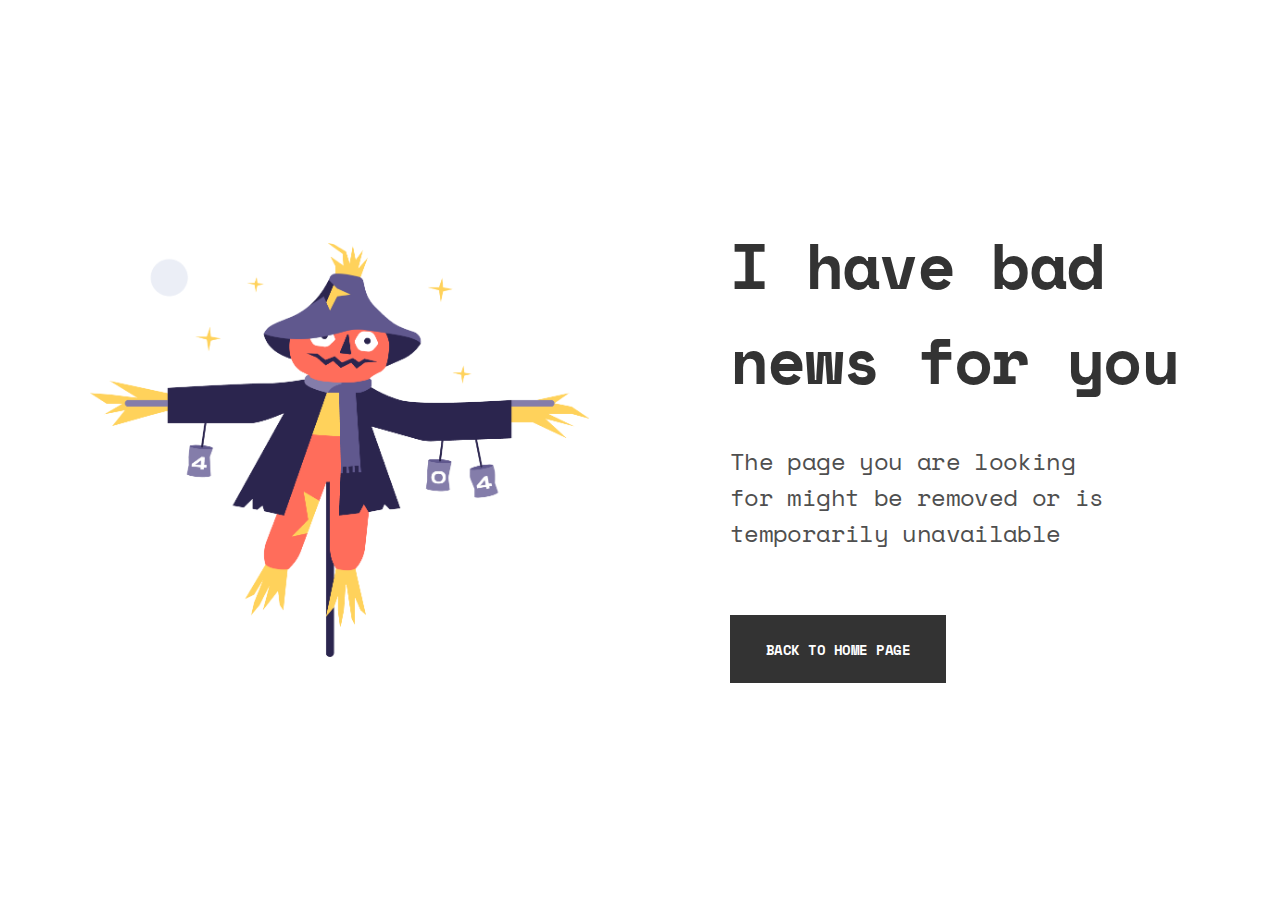
<file: 404-not-found-master/index.html>
<!DOCTYPE html>
<html lang="en">
  <head>
    <meta charset="utf-8" />
    <meta
      name="viewport"
      content="width=device-width, initial-scale=1,
  maximum-scale=5"
    />

    <link rel="icon" href="devchallenges.png" />
    <link rel="preconnect" href="https://fonts.googleapis.com" />
    <link rel="preconnect" href="https://fonts.gstatic.com" crossorigin />
    <link
      href="https://fonts.googleapis.com/css2?family=Space+Mono:wght@400;700&display=swap"
      rel="stylesheet"
    />
    <link rel="stylesheet" href="style.css" />

    <title>404 NOT FOUND</title>
  </head>
  <body>
    <div class="max-container">
      <div class="img-container">
        <img src="Scarecrow.png" alt="scarecrow image" />
      </div>

      <div class="content">
        <h2>I have bad news for you</h2>
        <p>
          The page you are looking for might be removed or is temporarily
          unavailable
        </p>
        <a href="#">BACK TO HOME PAGE</a>
      </div>
    </div>
  </body>
</html>
</file>
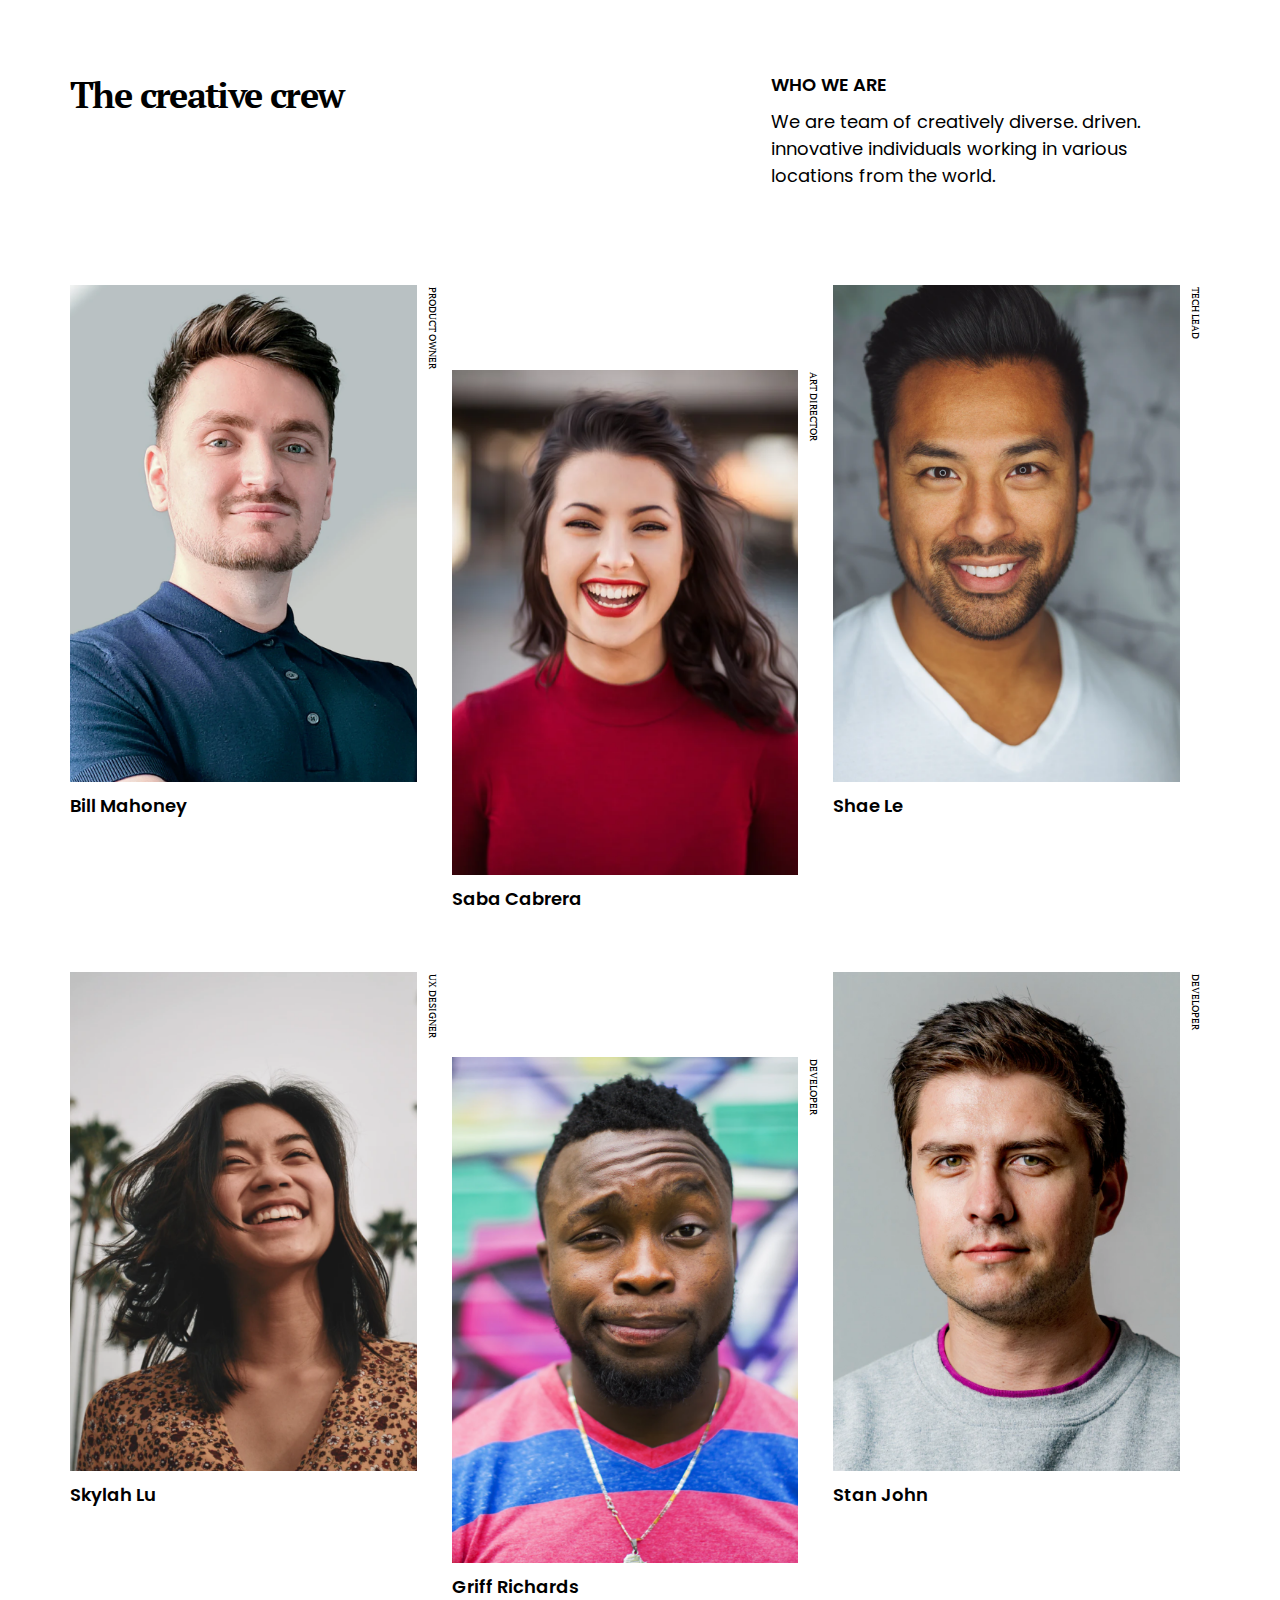
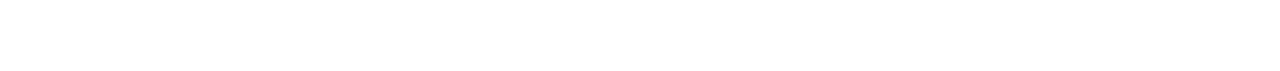
<file: my-team-page-master/index.html>
<!DOCTYPE html>
<html lang="en">
  <head>
    <meta charset="utf-8" />
    <meta
      name="viewport"
      content="width=device-width, initial-scale=1,
  maximum-scale=5"
    />

    <link rel="preconnect" href="https://fonts.googleapis.com" />
    <link rel="preconnect" href="https://fonts.gstatic.com" crossorigin />
    <link
      href="https://fonts.googleapis.com/css2?family=PT+Serif:wght@400;700&family=Poppins:wght@400;600&display=swap"
      rel="stylesheet"
    />
    <link rel="stylesheet" href="style.css" />
    <link rel="icon" href="devchallenges.png" />

    <script src="script.js" defer></script>

    <title>My Team Page</title>
  </head>
  <body>
    <div class="max-container">
      <header>
        <h2>The creative crew</h2>

        <div>
          <h6>Who we are</h6>
          <p>
            We are team of creatively diverse. driven. innovative individuals
            working in various locations from the world.
          </p>
        </div>
      </header>

      <section class="teams"></section>
    </div>
  </body>
</html>
</file>
<file: 404-not-found-master/style.css>
* {
  padding: 0;
  margin: 0;
  box-sizing: border-box;
}

img {
  width: 100%;
  display: block;
  object-fit: cover;
}

body {
  font-family: 'Space Mono', monospace;
}

.max-container {
  min-height: 100vh;
  margin: 0 auto;
  width: min(95%, 1140px);
  display: flex;
  flex-direction: column;
  align-items: center;
  gap: 60px;
}

.img-container {
  max-width: 540px;
  padding: 0 20px;
}

h2 {
  max-width: 586px;
  color: #333;
  font-size: clamp(40px, 10vw, 64px);
  font-weight: 700;
  margin-bottom: 30px;
  letter-spacing: -1.68px;
}

p {
  color: #4f4f4f;
  font-size: clamp(18px, 5vw, 24px);
  margin-bottom: 66px;
  letter-spacing: -0.63px;
  max-width: 381px;
}

a {
  display: grid;
  place-content: center;
  text-decoration: none;
  background-color: #333;
  width: 216px;
  height: 68px;
  color: #fff;
  font-size: 14px;
  font-weight: 700;
  font-family: inherit;
  letter-spacing: -0.49px;
}

@media (min-width: 1140px) {
  .max-container {
    flex-direction: row;
    gap: 120px;
  }

  h2 {
    margin-bottom: 36px;
  }

  p {
    margin-bottom: 64px;
  }
}
</file>
<file: my-team-page-master/style.css>
/*
font-family: 'Poppins', sans-serif;
font-family: 'PT Serif', serif;
*/

* {
  padding: 0;
  margin: 0;
  box-sizing: border-box;
}

.max-container {
  min-height: 100vh;
  margin: 0 auto;
  width: min(95%, 1140px);
  display: flex;
  flex-direction: column;
  align-items: center;
  padding: 71px 0;
}

img {
  display: block;
  max-width: 100%;
  object-fit: cover;
}

header {
  width: 100%;
  margin-bottom: 38px;
}

header h2 {
  font-family: PT Serif;
  font-size: 36px;
  font-weight: 700;
  letter-spacing: -1.62px;
  margin-bottom: 38px;
}

header h6 {
  font-family: Poppins;
  font-size: 18px;
  font-weight: 600;
  text-transform: uppercase;
  margin-bottom: 10px;
}

header p {
  font-family: Poppins;
  font-size: 18px;
  max-width: 439px;
}

.teams {
  display: grid;
  grid-template-columns: repeat(2, 1fr);
  row-gap: 60px;
  column-gap: 5px;
}

.card {
  padding-right: 30px;
}

.card:nth-of-type(even) {
  margin-top: 50px;
}

.img-container {
  position: relative;
  margin-bottom: 10px;
}

.name {
  font-family: Poppins;
  font-size: clamp(15px, 3vw, 18px);
  font-weight: 600;
  text-transform: capitalize;
}

.title {
  width: 130px;
  position: absolute;
  font-family: PT Serif;
  font-size: 10px;
  font-weight: 400;
  text-transform: uppercase;
  top: 60px;
  right: -80px;
  transform: rotate(90deg);
}

@media (min-width: 800px) {
  header {
    display: flex;
    justify-content: space-between;
    margin-bottom: 96px;
  }

  header h2 {
    margin-bottom: 0;
  }

  .teams {
    grid-template-columns: repeat(3, 1fr);
  }

  .card:nth-of-type(even) {
    margin-top: 0;
  }

  .card:nth-of-type(2) {
    margin-top: 85px;
  }

  .card:nth-of-type(5) {
    margin-top: 85px;
  }
}
</file>
